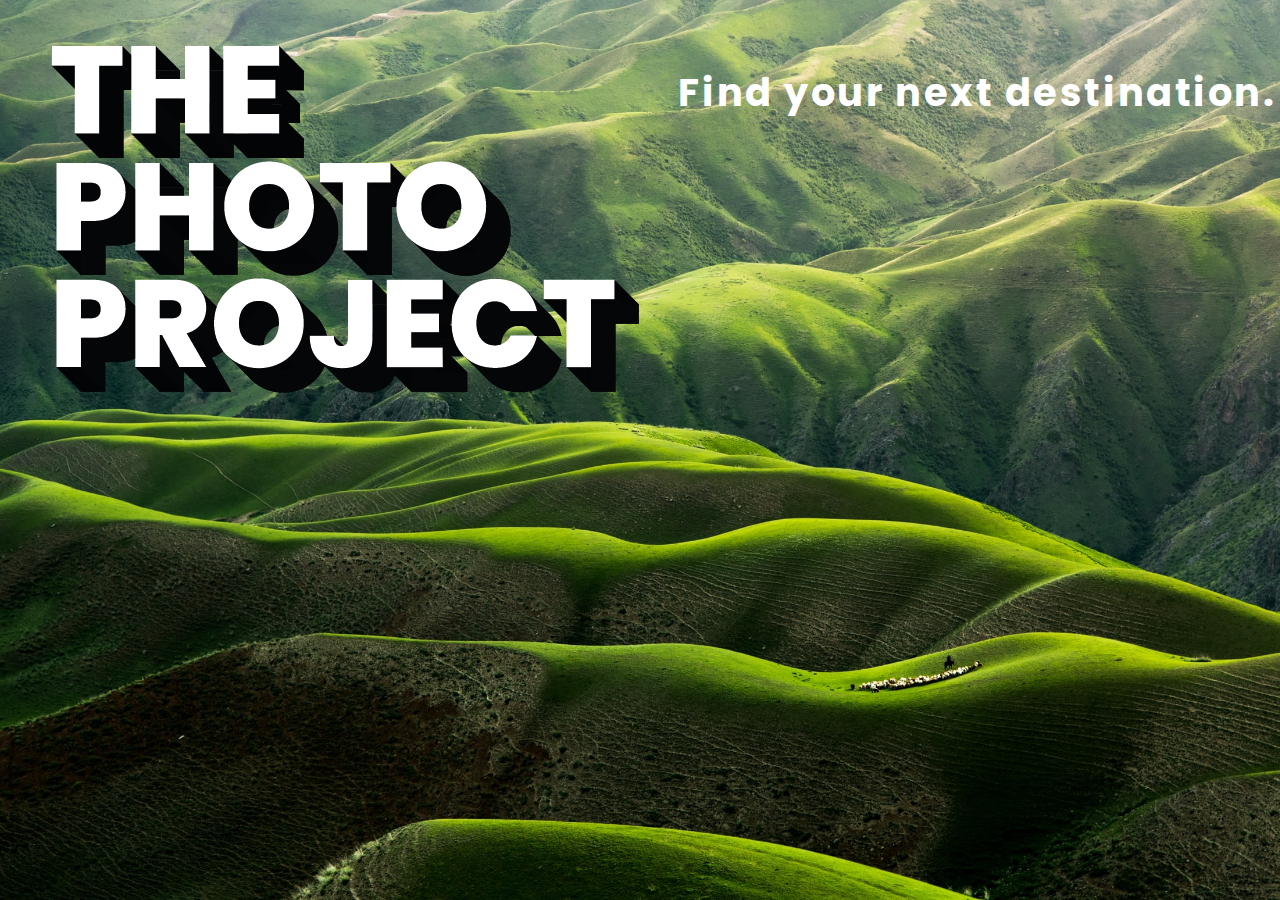
<file: alterhello.html>
<!DOCTYPE html>
<html lang="en">
<head>
    <meta charset="UTF-8">
    <meta http-equiv="X-UA-Compatible" content="IE=edge">
    <meta name="viewport" content="width=device-width, initial-scale=1.0">
    <title>The Picture Game</title>
    <link rel="icon" href="img/logo.png" type="image">
    <link rel="stylesheet" href="altrhello.css" />
</head>
<body>
    <div class="backgroundimage">
        <div class="logo">
            <img src="./img/version3logo_Plan de travail 1 copie.png" alt="logo">
        </div>
        <div>
            <p class="title">Find your next destination.</p>
        </div>
       
    </div> 
</body>
</html>
</file>
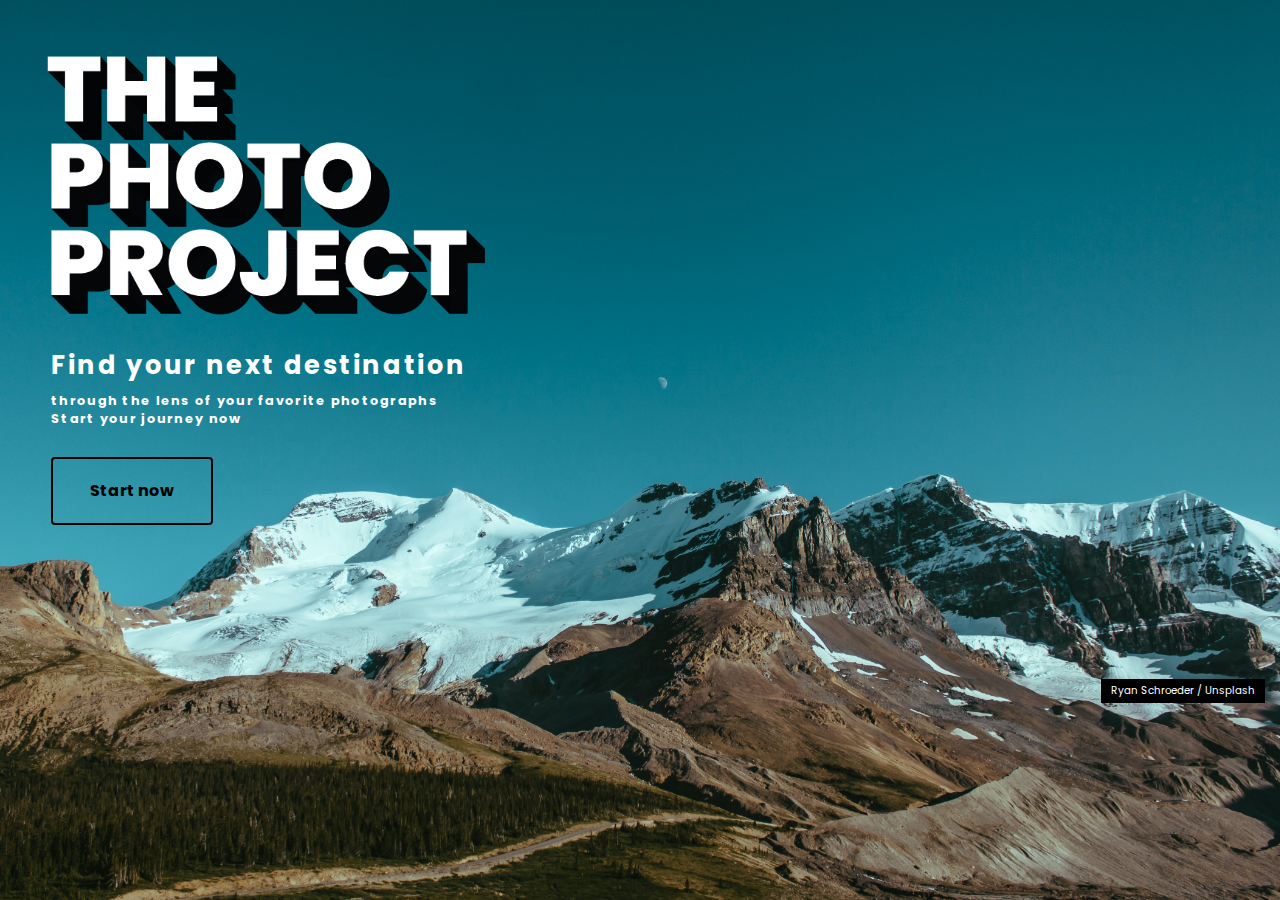
<file: enter.html>
<!DOCTYPE html>
<html lang="en">
<head>
    <meta charset="UTF-8">
    <meta http-equiv="X-UA-Compatible" content="IE=edge">
    <meta name="viewport" content="width=device-width, initial-scale=1.0">
    <title>The Picture Game</title>
    <link rel="icon" href="img/logo.png" type="image">
    <link rel="stylesheet" href="enter.css" />
</head>
<body>
    <div class="backgroundimage">
        <div>
            <div>
                <img class="logo" src="./img/version3logo_Plan de travail 1 copie.png" alt="logo">
                <!-- <div>
                    <img class="littlelogo" src="./img/littlelogo-04.png" alt="littlelogo">
                </div> -->
            </div>
            <div>
                <p class="title">Find your next destination</p>
            </div>
            <div>
                <p class="littletitle">through the lens of your favorite photographs <br>Start your journey now</p>
           </div>
            <div>
                <a href="index.html" style="text-decoration: none;"><button class="enterbutton">Start now</button></a>
            </div>
            <div>
                <p class="credit" >Ryan Schroeder / Unsplash</p>
            </div>
        </div>
    </div> 
</body>
</html>
</file>
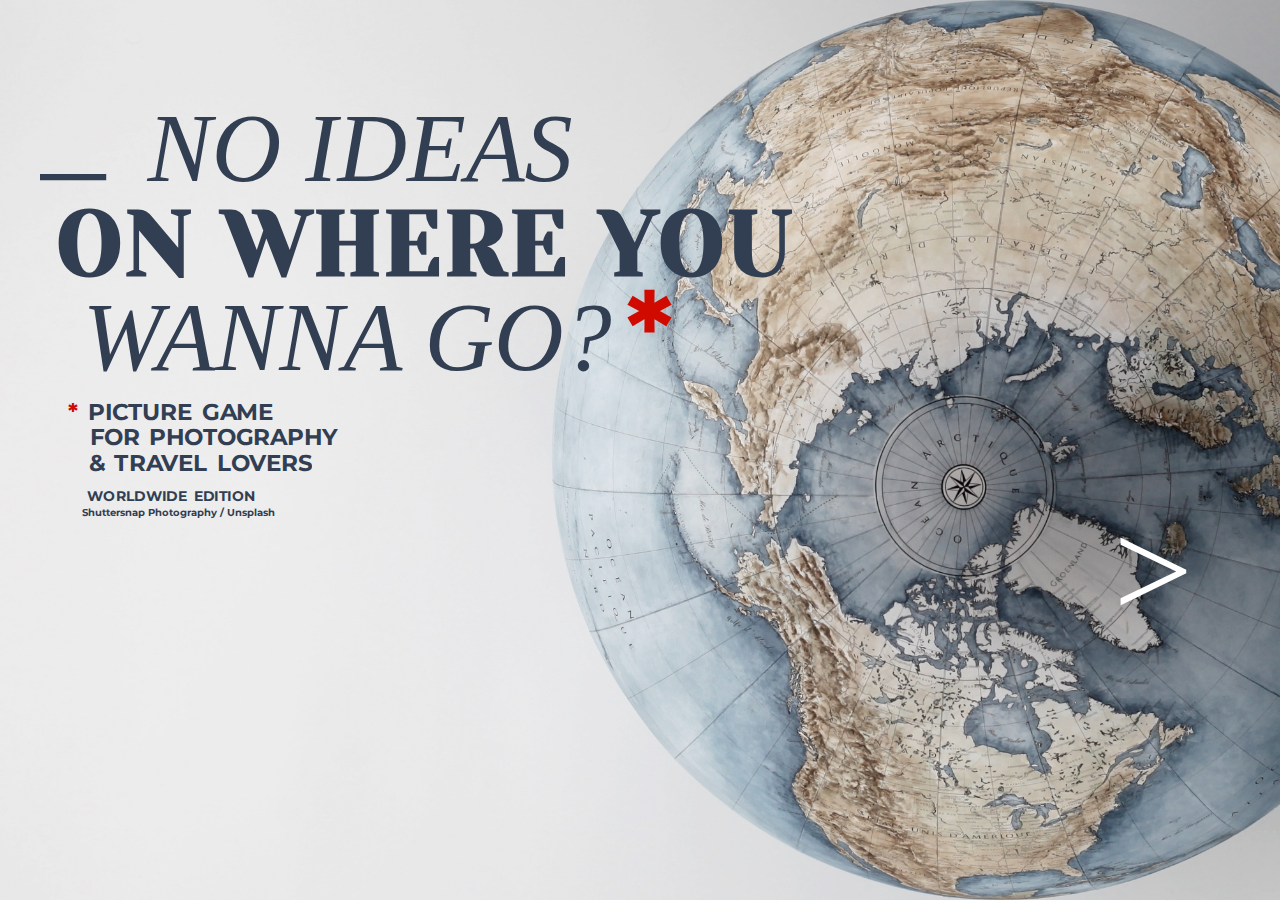
<file: hello.html>
<!DOCTYPE html>
<html lang="en">
<head>
    <meta charset="UTF-8">
    <meta http-equiv="X-UA-Compatible" content="IE=edge">
    <meta name="viewport" content="width=device-width, initial-scale=1.0">
    <title>The Picture Game</title>
    <link rel="icon" href="img/RDV-02.png" type="image">
    <link rel="stylesheet" href="style.css" />
</head>
<body>
    <div class="backgroundimage">
        <div>
            <p class="underscore">_</p>
            <p class="firstword">NO IDEAS</p>
            <p class="secondword">ON WHERE YOU</p>
            <p class="thirdword">WANNA GO?<span class="asterisk">*</span> </p>
            <p class="littleasterisk">*</p><span class="littletext"> PICTURE GAME</span>
            <p class="littletext2">FOR PHOTOGRAPHY</p>
            <p class="littletext3">& TRAVEL LOVERS</p>
            <p class="littletext4">WORLDWIDE EDITION</p>
            <p><a style="text-decoration:none" class="enterlink" href="index.html">></a></p>
            <p class="credit">Shuttersnap Photography / Unsplash</p>
            </p>
        </div>
    </div> 
</body>
</html>
</file>
<file: altrhello.css>
@import url('https://fonts.googleapis.com/css2?family=Montserrat:wght@300&display=swap');
@import url('https://fonts.googleapis.com/css2?family=Playfair+Display&display=swap');
@import url('https://fonts.googleapis.com/css2?family=Yeseva+One&display=swap');
@import url('https://fonts.googleapis.com/css2?family=Rubik&display=swap');
@import url('https://fonts.googleapis.com/css2?family=Poppins:wght@300;500&display=swap');

body {
    margin: 0;
    padding: 0;
}

.backgroundimage {
    background-image: url('img/qingbao-meng-01_igFr7hd4-unsplash.jpg');
    background-size: cover;
    background-repeat: no-repeat;
    width: auto;
    height: 100vh;
    display: flex;
}

.logo {
    margin-left: 1vw;
    margin-top: 1vw;
    position: relative;
    width: 25vw;
}

.title {
    font-family: "Poppins", sans-serif;
    font-weight: bold;
    color: white;
    font-size: 3vw;
    margin-left: 27vw;
    margin-top: 5vw;
    letter-spacing: 0.2vw;
    position: relative;
}

.littletitle {
    font-family: "Poppins", sans-serif;
    font-size: 1.5vw;
    font-weight: bold;
    margin-left: 26vw;
    margin-top: -1.5vw;
    color: white;
    letter-spacing: 0.1vw;
    position: relative;
    text-align: center;
}

.enterbutton {
    margin-top: -1vw;
    margin-left: 45vw;
    background-color: rgb(218, 58, 0);
    border: none;
    color: white;
    padding: 15px 32px;
    text-align: center;
    text-decoration: none;
    display: inline-block;
    font-size: 16px;
    font-family: "Poppins", sans-serif;
    font-weight: bold;
}
</file>
<file: enter.css>
@import url('https://fonts.googleapis.com/css2?family=Montserrat:wght@300&display=swap');
@import url('https://fonts.googleapis.com/css2?family=Playfair+Display&display=swap');
@import url('https://fonts.googleapis.com/css2?family=Yeseva+One&display=swap');
@import url('https://fonts.googleapis.com/css2?family=Rubik&display=swap');
@import url('https://fonts.googleapis.com/css2?family=Poppins:wght@300;500&display=swap');

body {
    margin: 0;
    padding: 0;
}

.backgroundimage {
    background-image: url('img/ryan-schroeder-Gg7uKdHFb_c-unsplash.jpg');
    background-size: cover;
    background-repeat: no-repeat;
    width: auto;
    height: 100vh;
    display: flex;
}

.logo {
    margin-left: 1.5vw;
    margin-top: 2.5vw;
    position: relative;
    width: 40vw;
}

/* .littlelogo {
    margin-left: 4vw;
    margin-top: -60vw;  
} */

.title {
    font-family: "Poppins", sans-serif;
    font-weight: bold;
    color: white;
    font-size: 2vw;
    margin-left: 4vw;
    margin-top: 0vw;
    letter-spacing: 0.2vw;
    position: relative;
}

.littletitle {
    font-family: "Poppins", sans-serif;
    font-size: 1vw;
    font-weight: bold;
    margin-left: 4vw;
    margin-top: -1.5vw;
    color: white;
    letter-spacing: 0.1vw;
    position: relative;
}

/* .enterbutton {
    margin-top: 1.5vw;
    margin-left: 4vw;
    background-color: rgb(213, 0, 0);
    border: none;
    color: white;
    padding: 20px 37px;
    text-align: center;
    text-decoration: none;
    display: inline-block;
    font-size: 1.4vw;
    font-family: "Poppins", sans-serif;
    width: auto;
    border-radius: 4px;
    letter-spacing: 0.1vw;
} */

.enterbutton {
    margin-left: 4vw;
    margin-top: 1.3vw;
    outline: 0;
    grid-gap: 8px;
    align-items: center;
    background: 0 0;
    border: 2px solid #000;
    border-radius: 4px;
    font-family: "Poppins", sans-serif;
    font-weight: bold;
    cursor: pointer;
    display: inline-flex;
    flex-shrink: 0;
    font-size: 16px;
    gap: 8px;
    justify-content: center;
    line-height: 1.5;
    overflow: hidden;
    padding: 20px 37px;
    text-decoration: none;
    text-overflow: ellipsis;
    transition: all .14s ease-out;
    white-space: nowrap;
}

.enterbutton:hover {
    box-shadow: 4px 4px 0 #000;
    transform: translate(-4px,-4px);
}

.enterbutton:focus-visible{
    outline-offset: 1px;
}

.credit {
    margin-top: 12vw;
    margin-left: 86vw;
    font-size: 0.8vw;
    color: white;
    background-color: black;
    font-family: "Poppins", sans-serif;
    padding: 4px 10px;
}
</file>
<file: style.css>
@import url('https://fonts.googleapis.com/css2?family=Montserrat:wght@300&display=swap');
@import url('https://fonts.googleapis.com/css2?family=Playfair+Display&display=swap');
@import url('https://fonts.googleapis.com/css2?family=Yeseva+One&display=swap');

body {
    /* background: rgb(2, 89, 118); */
    margin: 0;
    padding: 0;
}

.backgroundimage {
    background-image: url('img/gaborel.jpg');
    background-size: cover;
    background-repeat: no-repeat;
    width: auto;
    height: 100vh;
    margin: 0;
    padding: 0; 
    display: flex;
}

.underscore {
    font-family: "Montserrat";
    margin-top: 3.2vw;
    margin-left: 3vw;
    /* font-weight: bold; */
    position: absolute;
    font-size: 11vw;
    color: rgb(50, 62, 82);
    /* text-shadow: 2px 2px 4px #000000; */
    transform: scale(0.94);
    animation: scale 3s forwards cubic-bezier(0.5, 1, 0.89, 1);
  }
  @keyframes scale {
    100% {
      transform: scale(1);
    }
  }

.firstword {
    font-family: "Playfair Display ";
    font-size: 8vw;
    margin-left: 10.5vw;
    margin-top: 7vw;
    font-style: italic;
    color: rgb(50, 62, 82);
    /* font-weight: bold; */
    position: absolute; 
    /* text-shadow: 2px 2px 4px #000000; */
    /* filter: url(#threshold) blur(0.6px); */
    transform: scale(0.94);
    animation: scale 4s forwards cubic-bezier(0.5, 1, 0.89, 1);
  }
  @keyframes scale {
    100% {
      transform: scale(1);
    }
  }

.secondword {
    font-family: "Yeseva One";
    font-size: 7.5vw;
    margin-top: 14.8vw;
    font-weight: bold;
    margin-left: 2.5vw; 
    letter-spacing: 0.2vw;
    color: rgb(50, 62, 82);
    position: absolute;
    /* text-shadow: 2px 2px 4px #000000; */
    /* filter: url(#threshold) blur(0.6px); */
    transform: scale(0.94);
    animation: scale 4s forwards cubic-bezier(0.5, 1, 0.89, 1);
  }
  @keyframes scale {
    100% {
      transform: scale(1);
    }
  }


.thirdword {
    font-family: "Playfair Display ";
    font-size: 8vw;
    margin-left: 5vw;
    margin-top: 20.3vw;
    font-style: italic;
    color: rgb(50, 62, 82);
    /* font-weight: bold; */
    position: absolute; 
    /* text-shadow: 2px 2px 4px #000000; */
    /* filter: url(#threshold) blur(0.6px); */
    transform: scale(0.94);
    animation: scale 4s forwards cubic-bezier(0.5, 1, 0.89, 1);
  }
  @keyframes scale {
    100% {
      transform: scale(1);
    }
  }

.asterisk {
    font-family: "Montserrat";
    font-size: 9vw;
    font-style: normal;
    color: rgb(209, 10, 0);
    font-weight: bold;
    margin-left: 1.15vw;
}

.littleasterisk {
    /* font-family: "EB Garamond"; */
    font-family: "Montserrat";
    font-size: 1.9vw;
    font-weight: bold;
    margin-left: 5.3vw;
    word-spacing: 5px;
    margin-top: 31vw;
    color: rgb(209, 10, 0);
    position: absolute;
    /* text-shadow: 2px 2px 4px #000000; */
    transform: scale(0.94);
    animation: scale 4s forwards cubic-bezier(0.5, 1, 0.89, 1);
  }
  @keyframes scale {
    100% {
      transform: scale(1);
    }
  }

.littletext {
    /* font-family: "EB Garamond"; */
    font-family: "Montserrat";
    font-size: 1.9vw;
    font-weight: bold;
    margin-left: 6.4vw;
    word-spacing: 3px;
    margin-top: 31vw;
    color: rgb(50, 62, 82);
    position: absolute;
    /* text-shadow: 2px 2px 4px #000000; */
    transform: scale(0.94);
    animation: scale 4s forwards cubic-bezier(0.5, 1, 0.89, 1);
  }
  @keyframes scale {
    100% {
      transform: scale(1);
    }
  }

.littletext2 {
    /* font-family: "EB Garamond"; */
    font-family: "Montserrat";
    font-size: 1.9vw;
    font-weight: bold;
    margin-left: 6.4vw;
    word-spacing: 3px;
    margin-top: 33vw;
    color: rgb(50, 62, 82);
    position: absolute;
    /* text-shadow: 2px 2px 4px #000000; */
    transform: scale(0.94);
    animation: scale 4s forwards cubic-bezier(0.5, 1, 0.89, 1);
  }
  @keyframes scale {
    100% {
      transform: scale(1);
    }
  }


.littletext3 {
    /* font-family: "EB Garamond"; */
    font-family: "Montserrat";
    font-size: 1.9vw;
    font-weight: bold;
    margin-left: 6.4vw;
    word-spacing: 3px;
    margin-top: 35vw;
    color: rgb(50, 62, 82);
    position: absolute;
    /* text-shadow: 2px 2px 4px #000000; */
    transform: scale(0.94);
    animation: scale 4s forwards cubic-bezier(0.5, 1, 0.89, 1);
  }
  @keyframes scale {
    100% {
      transform: scale(1);
    }
  }

  .littletext4 {
    /* font-family: "EB Garamond"; */
    font-family: "Montserrat";
    font-size: 1.2vw;
    font-weight: bold;
    margin-left: 6.4vw;
    word-spacing: 3px;
    margin-top: 38vw;
    color: rgb(50, 62, 82);
    position: absolute;
    /* text-shadow: 2px 2px 4px #000000; */
    transform: scale(0.94);
    animation: scale 4s forwards cubic-bezier(0.5, 1, 0.89, 1);
  }
  @keyframes scale {
    100% {
      transform: scale(1);
    }
  }

.enterlink {
    font-size: 11vw;
    /* font-weight: bold; */
    margin-left: 87vw;
    margin-top: 37vw;
    color: rgb(255,255, 0255);
    position: absolute ;
    transition: transform 300ms;
}

.enterlink:hover {
    /* color: rgb(209, 10, 0); */
    color: rgb(255,255, 0255);
    transform: translateX(10px);
}

.credit {
    font-family: "Montserrat";
    font-size: 0.77vw;
    font-weight: bold;
    font-style: normal;
    color: rgb(50, 62, 82);
    font-weight: bold;
    margin-left: 6.4vw;
    margin-top: 39.5vw;
}
</file>
